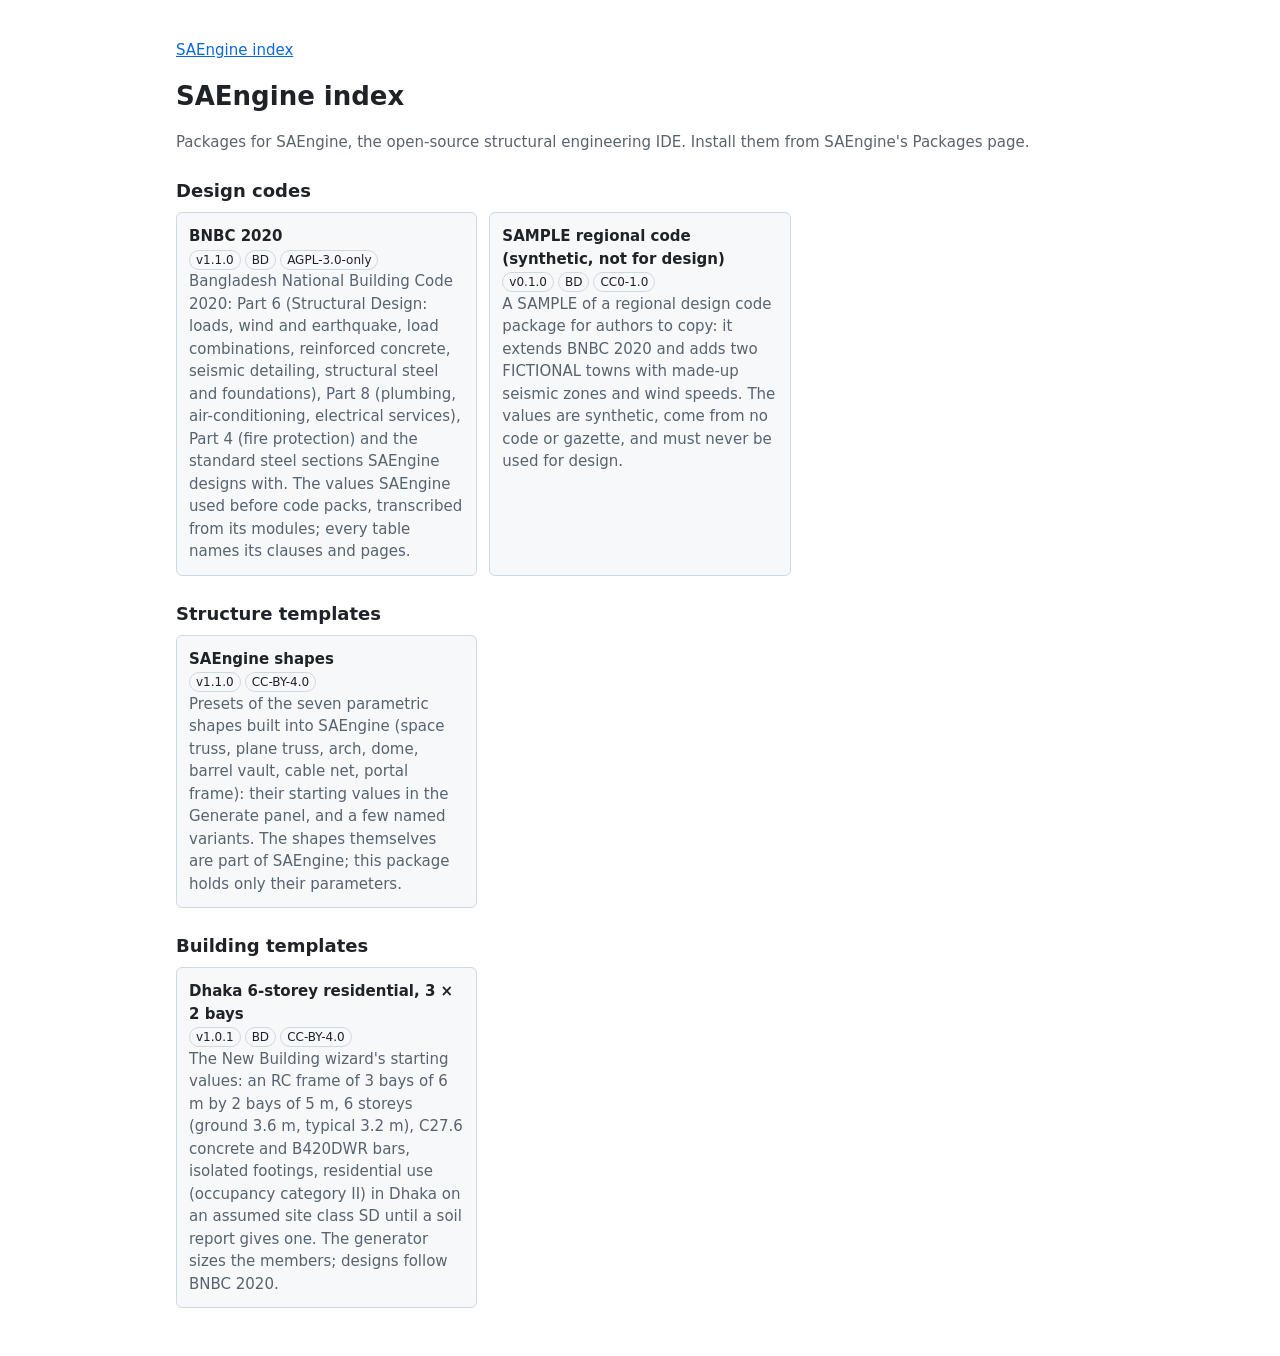
<file: index.html>
<!doctype html>
<html lang='en'><head><meta charset='utf-8'><meta name='viewport' content='width=device-width, initial-scale=1'><title>SAEngine index</title><link rel='stylesheet' href='style.css'></head><body><main><p class='muted'><a href='index.html'>SAEngine index</a></p><h1>SAEngine index</h1><p class='muted'>Packages for SAEngine, the open-source structural engineering IDE. Install them from SAEngine&#x27;s Packages page.</p><h2>Design codes</h2><div class='grid'><a class='card' href='bnbc2020.html'><strong>BNBC 2020</strong><br><span class='badge'>v1.1.0</span><span class='badge'>BD</span><span class='badge'>AGPL-3.0-only</span><div class='muted'>Bangladesh National Building Code 2020: Part 6 (Structural Design: loads, wind and earthquake, load combinations, reinforced concrete, seismic detailing, structural steel and foundations), Part 8 (plumbing, air-conditioning, electrical services), Part 4 (fire protection) and the standard steel sections SAEngine designs with. The values SAEngine used before code packs, transcribed from its modules; every table names its clauses and pages.</div></a><a class='card' href='sample-regional-code.html'><strong>SAMPLE regional code (synthetic, not for design)</strong><br><span class='badge'>v0.1.0</span><span class='badge'>BD</span><span class='badge'>CC0-1.0</span><div class='muted'>A SAMPLE of a regional design code package for authors to copy: it extends BNBC 2020 and adds two FICTIONAL towns with made-up seismic zones and wind speeds. The values are synthetic, come from no code or gazette, and must never be used for design.</div></a></div><h2>Structure templates</h2><div class='grid'><a class='card' href='saengine-shapes.html'><strong>SAEngine shapes</strong><br><span class='badge'>v1.1.0</span><span class='badge'>CC-BY-4.0</span><div class='muted'>Presets of the seven parametric shapes built into SAEngine (space truss, plane truss, arch, dome, barrel vault, cable net, portal frame): their starting values in the Generate panel, and a few named variants. The shapes themselves are part of SAEngine; this package holds only their parameters.</div></a></div><h2>Building templates</h2><div class='grid'><a class='card' href='saengine-default-building.html'><strong>Dhaka 6-storey residential, 3 × 2 bays</strong><br><span class='badge'>v1.0.1</span><span class='badge'>BD</span><span class='badge'>CC-BY-4.0</span><div class='muted'>The New Building wizard&#x27;s starting values: an RC frame of 3 bays of 6 m by 2 bays of 5 m, 6 storeys (ground 3.6 m, typical 3.2 m), C27.6 concrete and B420DWR bars, isolated footings, residential use (occupancy category II) in Dhaka on an assumed site class SD until a soil report gives one. The generator sizes the members; designs follow BNBC 2020.</div></a></div></main></body></html>
</file>
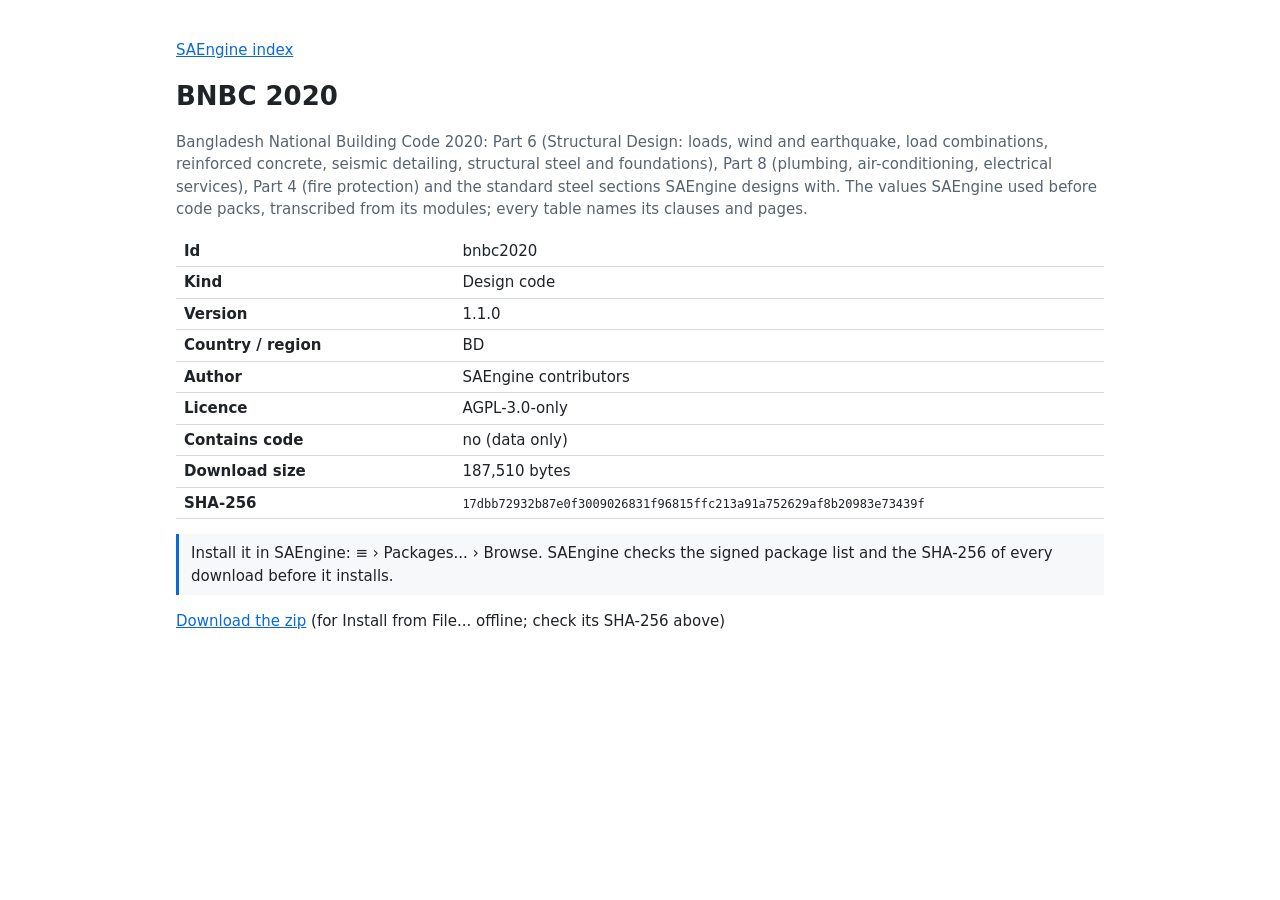
<file: bnbc2020.html>
<!doctype html>
<html lang='en'><head><meta charset='utf-8'><meta name='viewport' content='width=device-width, initial-scale=1'><title>BNBC 2020 · SAEngine index</title><link rel='stylesheet' href='style.css'></head><body><main><p class='muted'><a href='index.html'>SAEngine index</a></p><h1>BNBC 2020</h1><p class='muted'>Bangladesh National Building Code 2020: Part 6 (Structural Design: loads, wind and earthquake, load combinations, reinforced concrete, seismic detailing, structural steel and foundations), Part 8 (plumbing, air-conditioning, electrical services), Part 4 (fire protection) and the standard steel sections SAEngine designs with. The values SAEngine used before code packs, transcribed from its modules; every table names its clauses and pages.</p><table><tr><th>Id</th><td>bnbc2020</td></tr><tr><th>Kind</th><td>Design code</td></tr><tr><th>Version</th><td>1.1.0</td></tr><tr><th>Country / region</th><td>BD</td></tr><tr><th>Author</th><td>SAEngine contributors</td></tr><tr><th>Licence</th><td>AGPL-3.0-only</td></tr><tr><th>Contains code</th><td>no (data only)</td></tr><tr><th>Download size</th><td>187,510 bytes</td></tr><tr><th>SHA-256</th><td><code>17dbb72932b87e0f3009026831f96815ffc213a91a752629af8b20983e73439f</code></td></tr></table><p class='note'>Install it in SAEngine: ≡ › Packages... › Browse. SAEngine checks the signed package list and the SHA-256 of every download before it installs.</p><p><a href='https://github.com/The-Studio-of-Sadiq/saengine-design-codes/releases/download/packages-2026-11-02/bnbc2020-1.1.0.zip'>Download the zip</a> (for Install from File... offline; check its SHA-256 above)</p></main></body></html>
</file>
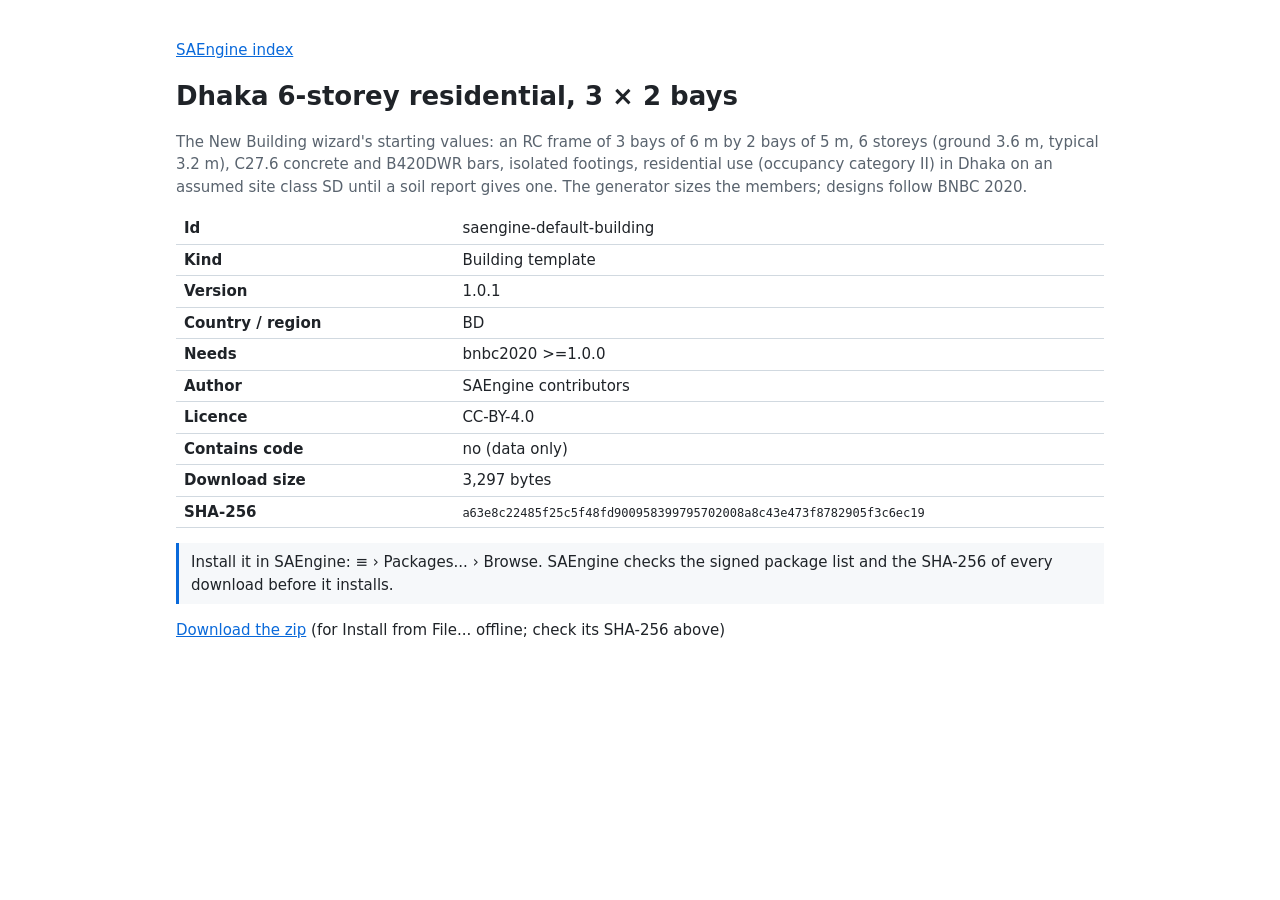
<file: saengine-default-building.html>
<!doctype html>
<html lang='en'><head><meta charset='utf-8'><meta name='viewport' content='width=device-width, initial-scale=1'><title>Dhaka 6-storey residential, 3 × 2 bays · SAEngine index</title><link rel='stylesheet' href='style.css'></head><body><main><p class='muted'><a href='index.html'>SAEngine index</a></p><h1>Dhaka 6-storey residential, 3 × 2 bays</h1><p class='muted'>The New Building wizard&#x27;s starting values: an RC frame of 3 bays of 6 m by 2 bays of 5 m, 6 storeys (ground 3.6 m, typical 3.2 m), C27.6 concrete and B420DWR bars, isolated footings, residential use (occupancy category II) in Dhaka on an assumed site class SD until a soil report gives one. The generator sizes the members; designs follow BNBC 2020.</p><table><tr><th>Id</th><td>saengine-default-building</td></tr><tr><th>Kind</th><td>Building template</td></tr><tr><th>Version</th><td>1.0.1</td></tr><tr><th>Country / region</th><td>BD</td></tr><tr><th>Needs</th><td>bnbc2020 &gt;=1.0.0</td></tr><tr><th>Author</th><td>SAEngine contributors</td></tr><tr><th>Licence</th><td>CC-BY-4.0</td></tr><tr><th>Contains code</th><td>no (data only)</td></tr><tr><th>Download size</th><td>3,297 bytes</td></tr><tr><th>SHA-256</th><td><code>a63e8c22485f25c5f48fd900958399795702008a8c43e473f8782905f3c6ec19</code></td></tr></table><p class='note'>Install it in SAEngine: ≡ › Packages... › Browse. SAEngine checks the signed package list and the SHA-256 of every download before it installs.</p><p><a href='https://github.com/The-Studio-of-Sadiq/saengine-building-templates/releases/download/packages-2026-11-02/saengine-default-building-1.0.1.zip'>Download the zip</a> (for Install from File... offline; check its SHA-256 above)</p></main></body></html>
</file>
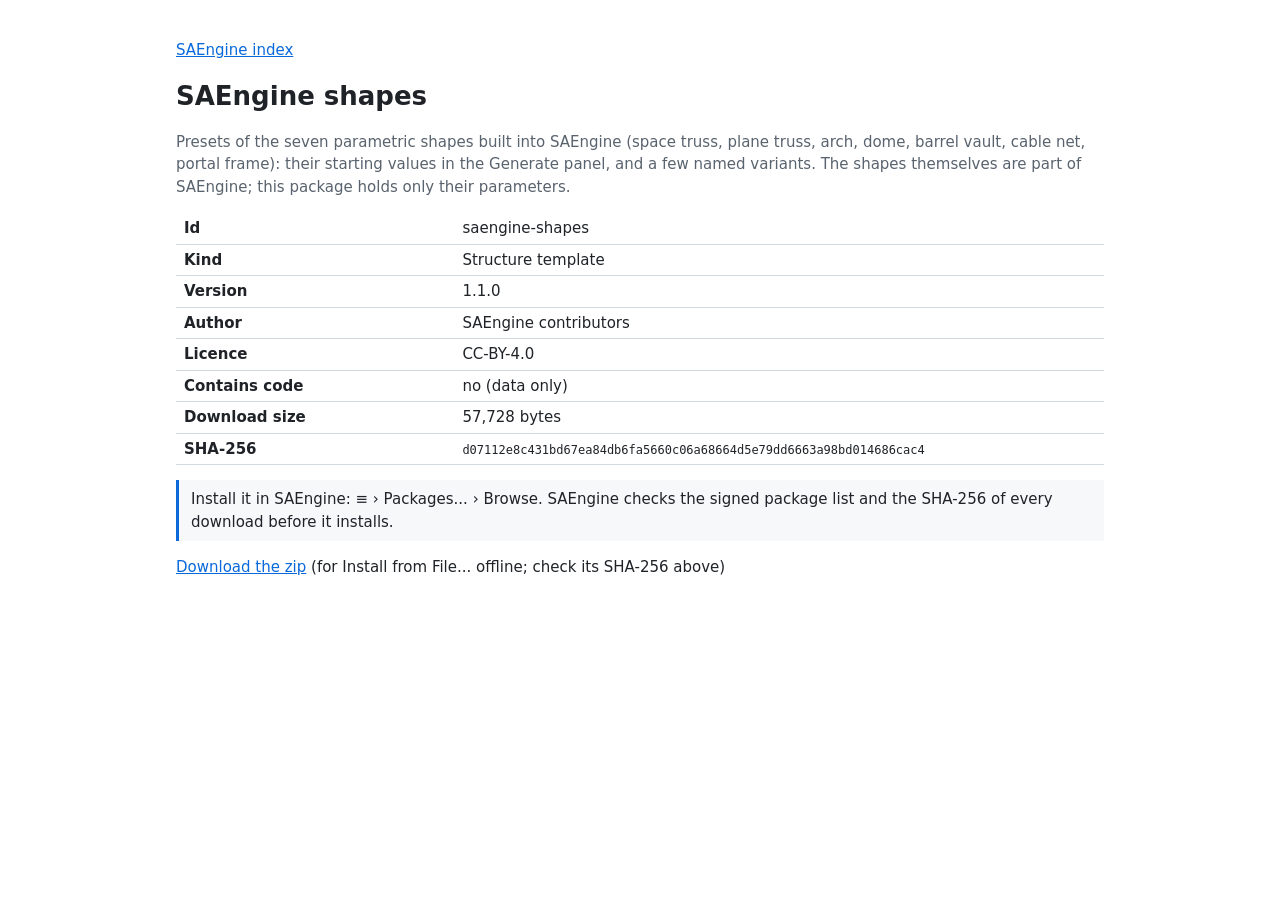
<file: saengine-shapes.html>
<!doctype html>
<html lang='en'><head><meta charset='utf-8'><meta name='viewport' content='width=device-width, initial-scale=1'><title>SAEngine shapes · SAEngine index</title><link rel='stylesheet' href='style.css'></head><body><main><p class='muted'><a href='index.html'>SAEngine index</a></p><h1>SAEngine shapes</h1><p class='muted'>Presets of the seven parametric shapes built into SAEngine (space truss, plane truss, arch, dome, barrel vault, cable net, portal frame): their starting values in the Generate panel, and a few named variants. The shapes themselves are part of SAEngine; this package holds only their parameters.</p><table><tr><th>Id</th><td>saengine-shapes</td></tr><tr><th>Kind</th><td>Structure template</td></tr><tr><th>Version</th><td>1.1.0</td></tr><tr><th>Author</th><td>SAEngine contributors</td></tr><tr><th>Licence</th><td>CC-BY-4.0</td></tr><tr><th>Contains code</th><td>no (data only)</td></tr><tr><th>Download size</th><td>57,728 bytes</td></tr><tr><th>SHA-256</th><td><code>d07112e8c431bd67ea84db6fa5660c06a68664d5e79dd6663a98bd014686cac4</code></td></tr></table><p class='note'>Install it in SAEngine: ≡ › Packages... › Browse. SAEngine checks the signed package list and the SHA-256 of every download before it installs.</p><p><a href='https://github.com/The-Studio-of-Sadiq/saengine-structure-templates/releases/download/packages-2026-11-02/saengine-shapes-1.1.0.zip'>Download the zip</a> (for Install from File... offline; check its SHA-256 above)</p></main></body></html>
</file>
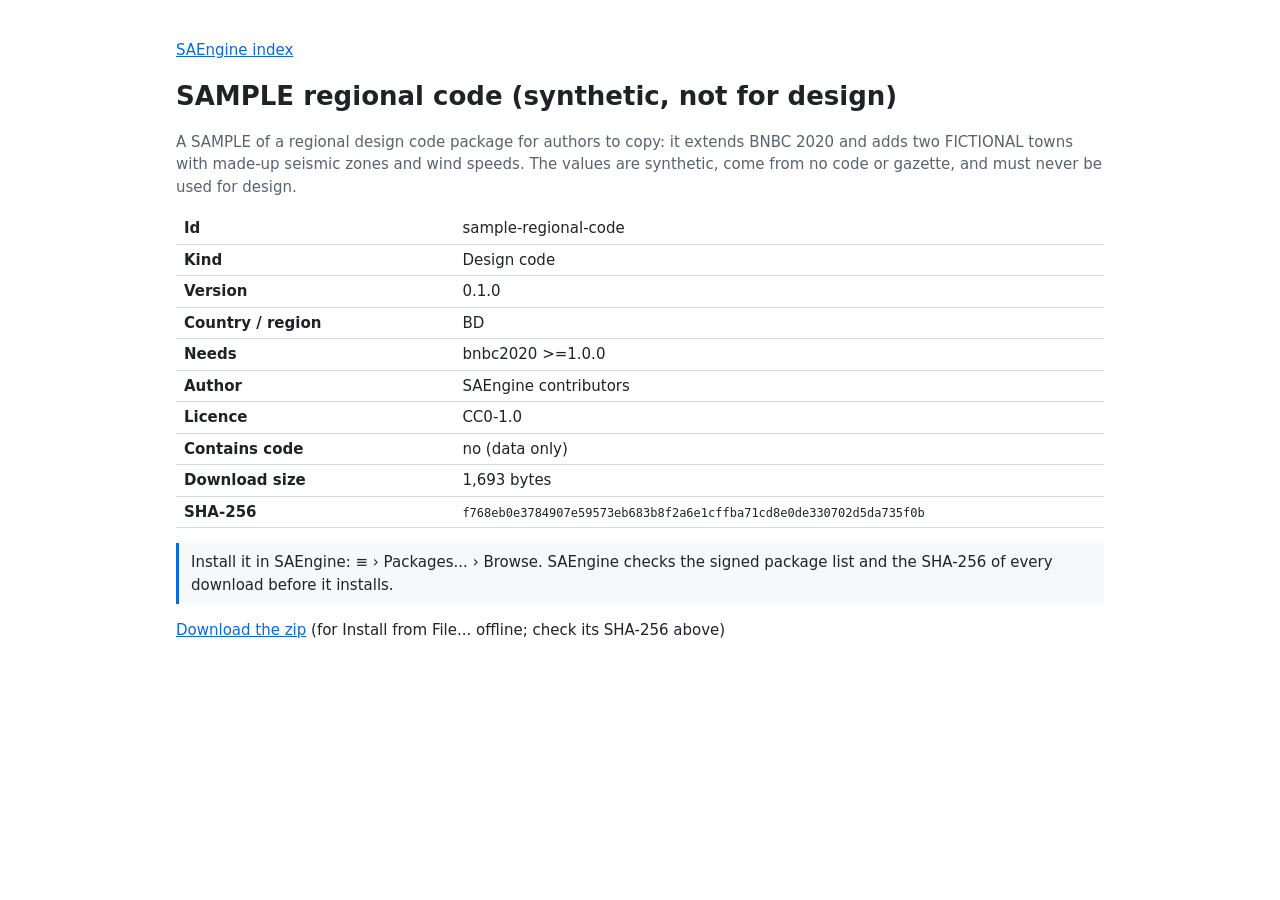
<file: sample-regional-code.html>
<!doctype html>
<html lang='en'><head><meta charset='utf-8'><meta name='viewport' content='width=device-width, initial-scale=1'><title>SAMPLE regional code (synthetic, not for design) · SAEngine index</title><link rel='stylesheet' href='style.css'></head><body><main><p class='muted'><a href='index.html'>SAEngine index</a></p><h1>SAMPLE regional code (synthetic, not for design)</h1><p class='muted'>A SAMPLE of a regional design code package for authors to copy: it extends BNBC 2020 and adds two FICTIONAL towns with made-up seismic zones and wind speeds. The values are synthetic, come from no code or gazette, and must never be used for design.</p><table><tr><th>Id</th><td>sample-regional-code</td></tr><tr><th>Kind</th><td>Design code</td></tr><tr><th>Version</th><td>0.1.0</td></tr><tr><th>Country / region</th><td>BD</td></tr><tr><th>Needs</th><td>bnbc2020 &gt;=1.0.0</td></tr><tr><th>Author</th><td>SAEngine contributors</td></tr><tr><th>Licence</th><td>CC0-1.0</td></tr><tr><th>Contains code</th><td>no (data only)</td></tr><tr><th>Download size</th><td>1,693 bytes</td></tr><tr><th>SHA-256</th><td><code>f768eb0e3784907e59573eb683b8f2a6e1cffba71cd8e0de330702d5da735f0b</code></td></tr></table><p class='note'>Install it in SAEngine: ≡ › Packages... › Browse. SAEngine checks the signed package list and the SHA-256 of every download before it installs.</p><p><a href='https://github.com/The-Studio-of-Sadiq/saengine-design-codes/releases/download/packages-2026-11-02/sample-regional-code-0.1.0.zip'>Download the zip</a> (for Install from File... offline; check its SHA-256 above)</p></main></body></html>
</file>
<file: style.css>
:root { color-scheme: light dark; --fg: #1f2328; --muted: #59636e; --bg: #ffffff;
  --card: #f6f8fa; --line: #d1d9e0; --link: #0969da; }
@media (prefers-color-scheme: dark) { :root { --fg: #e6edf3; --muted: #9198a1; --bg: #0d1117;
  --card: #151b23; --line: #3d444d; --link: #4493f8; } }
* { box-sizing: border-box; }
body { margin: 0; background: var(--bg); color: var(--fg);
  font: 15px/1.5 system-ui, -apple-system, "Segoe UI", sans-serif; }
main { max-width: 960px; margin: 0 auto; padding: 24px 16px 48px; }
a { color: var(--link); }
h1 { font-size: 26px; margin: 0 0 4px; } h2 { font-size: 18px; margin: 24px 0 8px; }
.muted { color: var(--muted); }
.grid { display: grid; grid-template-columns: repeat(auto-fill, minmax(260px, 1fr)); gap: 12px; }
.card { display: block; padding: 12px; border: 1px solid var(--line); border-radius: 6px;
  background: var(--card); color: inherit; text-decoration: none; }
.card:hover { border-color: var(--link); }
.card img { width: 100%; height: 140px; object-fit: contain; margin-bottom: 8px; }
.badge { display: inline-block; padding: 0 6px; border: 1px solid var(--line); border-radius: 10px;
  font-size: 12px; margin-right: 4px; }
table { border-collapse: collapse; width: 100%; } th, td { text-align: left; padding: 4px 8px;
  border-bottom: 1px solid var(--line); vertical-align: top; } th { width: 30%; }
code { font-size: 12px; word-break: break-all; }
.note { padding: 8px 12px; border-left: 3px solid var(--link); background: var(--card); }
</file>
